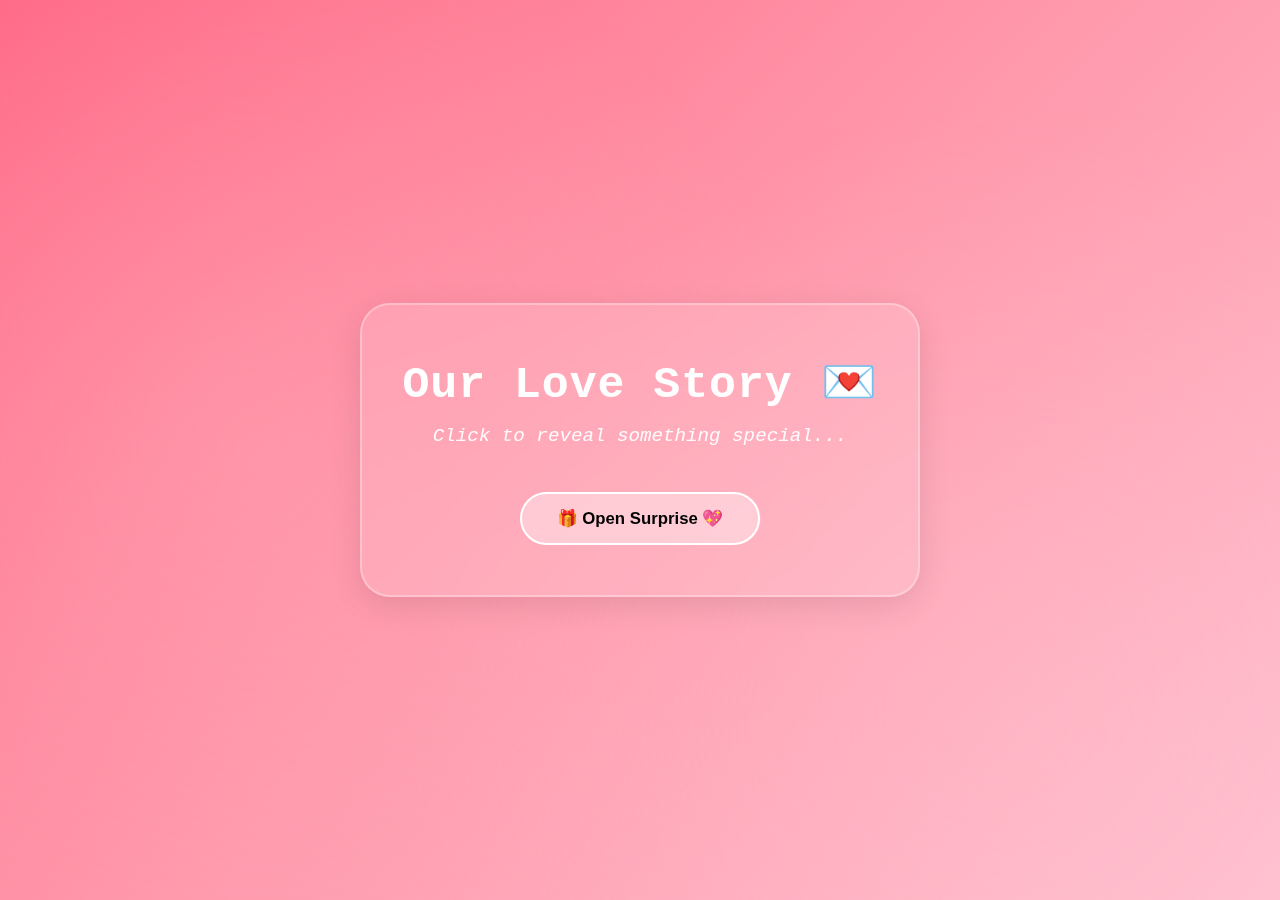
<file: index.html>
<!DOCTYPE html>
<html>

<head>
    <title>Our Love Story 💖</title>
    <link rel="stylesheet" href="style.css">
</head>

<body class="page1">
    <div class="background-animation"></div>
    
    <div class="container">
        <div class="content-box">
            <h1 class="glow">Our Love Story 💌</h1>
            <p class="subtitle">Click to reveal something special...</p>
            <button class="btn-primary" onclick="nextPage('journey.html')">🎁 Open Surprise 💖</button>
        </div>
    </div>

    <script src="script.js"></script>
</body>

</html>
</file>
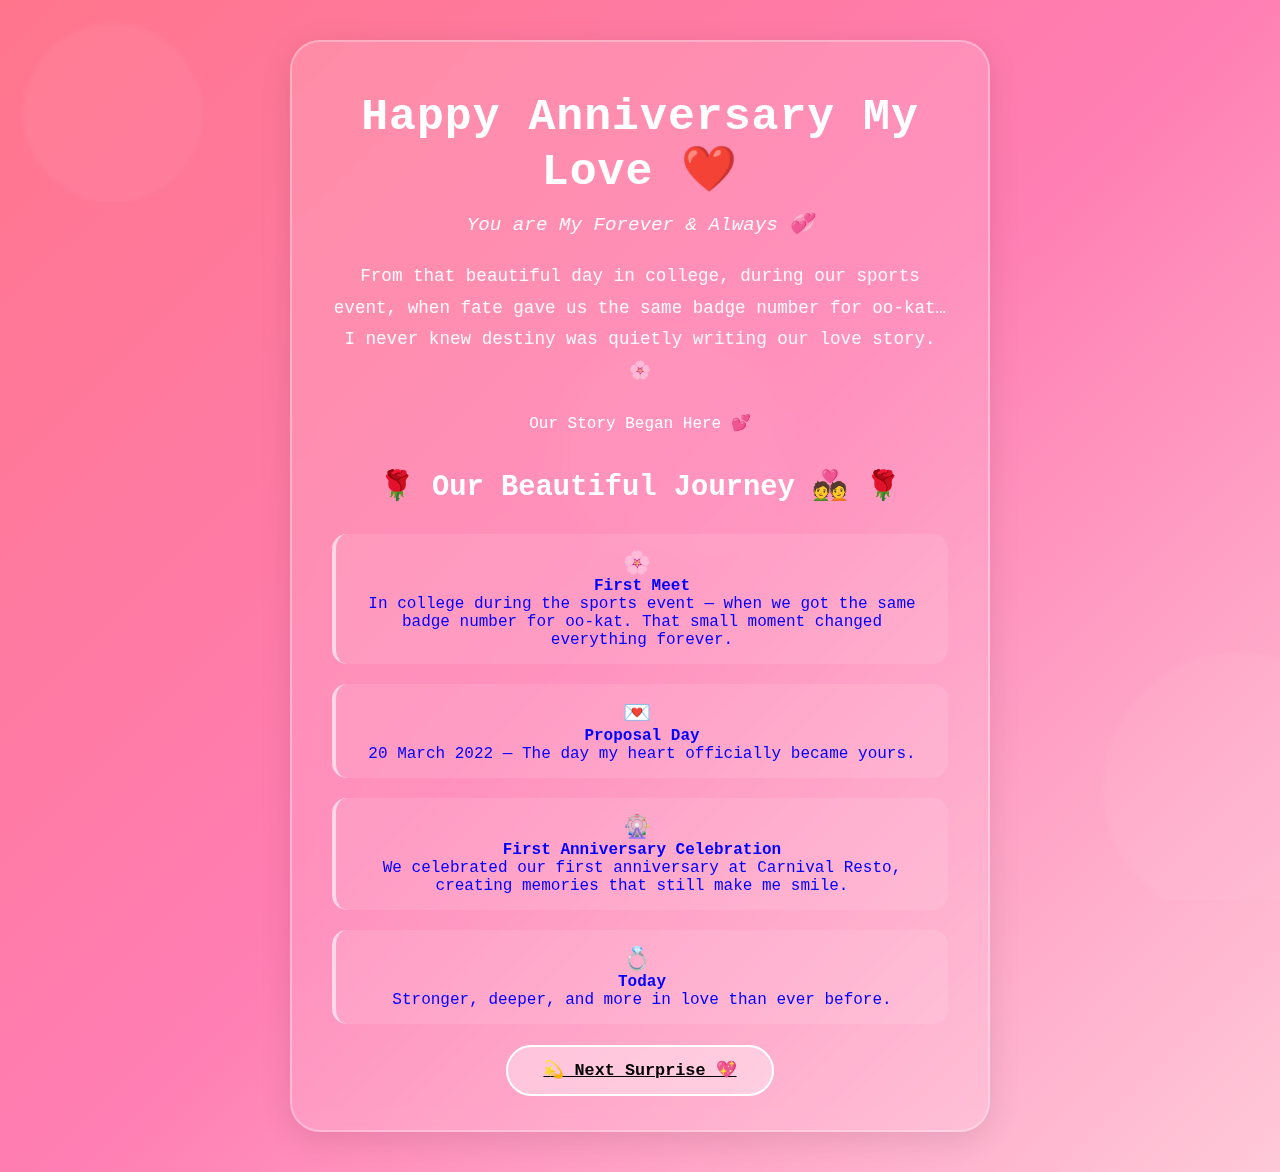
<file: journey.html>
<!DOCTYPE html>
<html>

<head>
      <title>Happy Anniversary ❤️</title>
      <link rel="stylesheet" href="style.css">
</head>

<body class="page2">

      <!-- Decorative Background -->
      <div class="background-decoration"></div>

      <div class="container">
            <div class="content-box">

                  <!-- Romantic Header -->
                  <h1 class="glow">Happy Anniversary My Love ❤️</h1>
                  <p class="subtitle">You are My Forever & Always 💞</p>

                  <p class="message">
                        From that beautiful day in college, during our sports event,
                        when fate gave us the same badge number for oo-kat…
                        I never knew destiny was quietly writing our love story. 🌸
                  </p>

                  <!-- Poster Section -->
                  <div class="journey-poster">
                        <!-- <img src="img1.jpeg" alt="Our Love Story"> -->
                        <div class="poster-text">Our Story Began Here 💕</div>
                  </div>

                  <!-- Journey Section -->
                  <h2 class="journey-title">🌹 Our Beautiful Journey 💑 🌹</h2>

                  <div class="timeline">

                        <div class="timeline-item">
                              <span class="timeline-icon">🌸</span>
                              <p style="color: blue;">
                                    <strong>First Meet</strong><br>
                                    In college during the sports event —
                                    when we got the same badge number for oo-kat.
                                    That small moment changed everything forever.
                              </p>
                        </div>

                        <div class="timeline-item">
                              <span class="timeline-icon">💌</span>
                              <p style="color: blue;">
                                    <strong>Proposal Day</strong><br>
                                    20 March 2022 — The day my heart officially became yours.
                              </p>
                        </div>

                        <div class="timeline-item">
                              <span class="timeline-icon">🎡</span>
                              <p style="color: blue;">
                                    <strong>First Anniversary Celebration</strong><br>
                                    We celebrated our first anniversary at Carnival Resto,
                                    creating memories that still make me smile.
                              </p>
                        </div>

                        <div class="timeline-item">
                              <span class="timeline-icon">💍</span>
                              <p style="color: blue;">
                                    <strong>Today</strong><br>
                                    Stronger, deeper, and more in love than ever before.
                              </p>
                        </div>

                  </div>

                  <!-- Next Button (SAFE LINK METHOD) -->
                  <a href="message.html" class="btn-primary">
                        💫 Next Surprise 💖
                  </a>

            </div>
      </div>

</body>

</html>
</file>
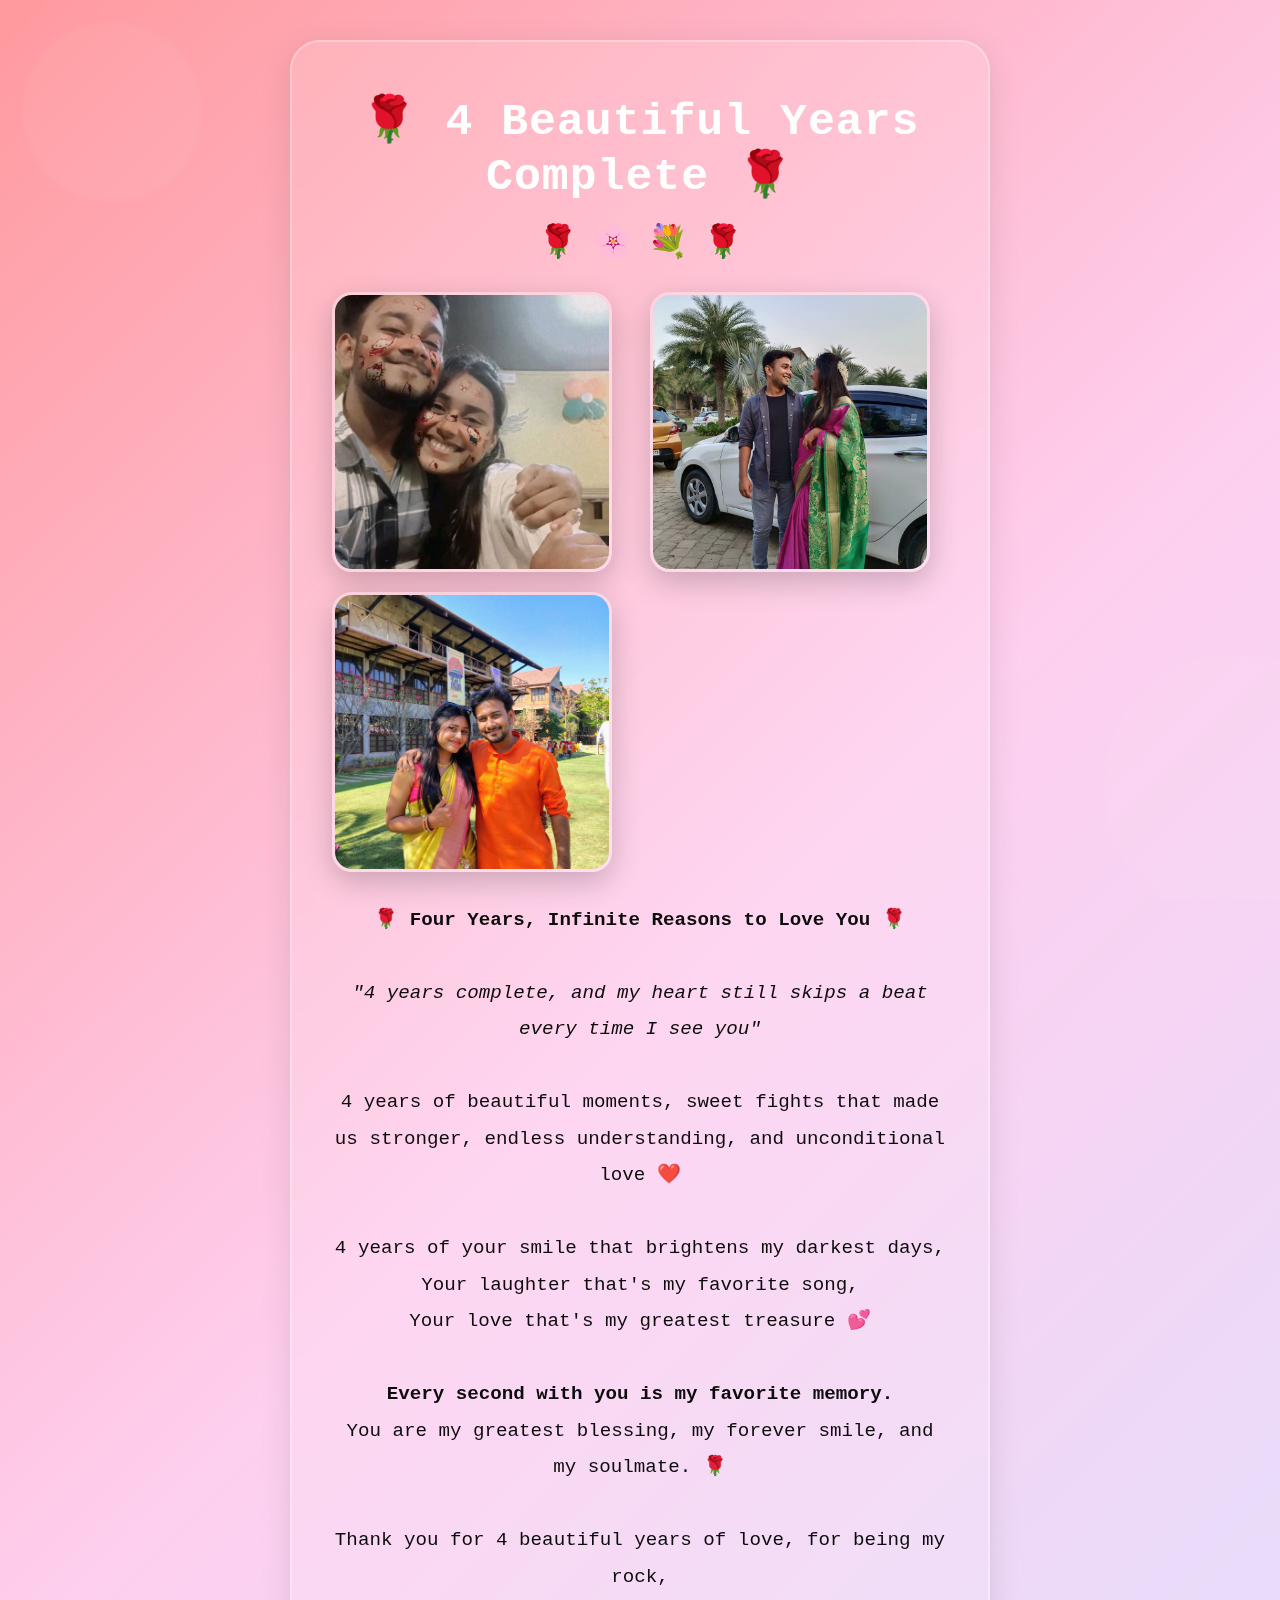
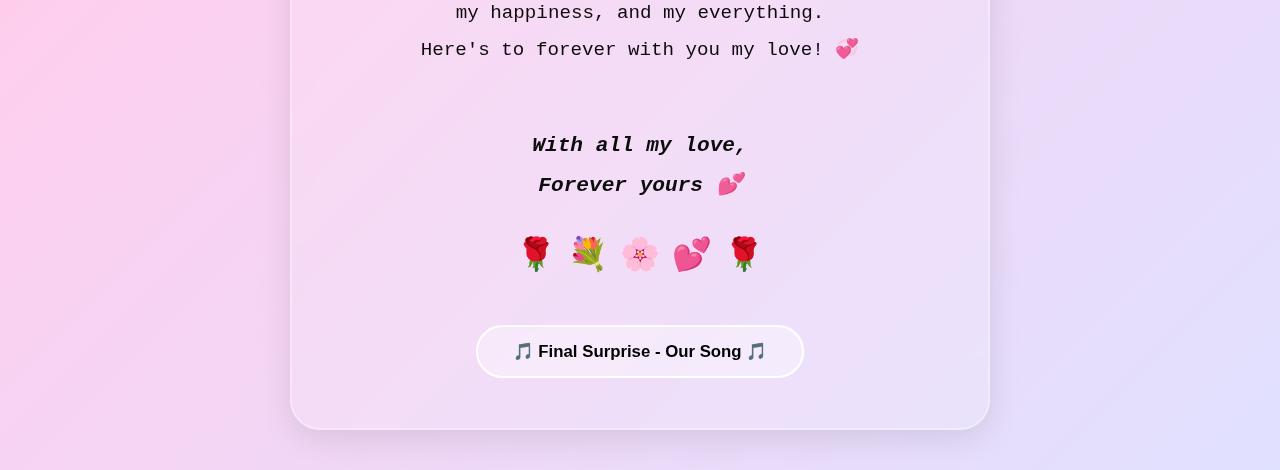
<file: memories.html>
<!DOCTYPE html>
<html>

<head>
      <title>Our Memories 📸</title>
      <link rel="stylesheet" href="style.css">
</head>

<body class="page3">
      <div class="background-decoration"></div>
      
      <div class="container">
            <div class="content-box">
                  <h1 class="glow">🌹 4 Beautiful Years Complete 🌹</h1>
                  
                  <div class="flower-decoration">
                        <span class="flower">🌹</span>
                        <span class="flower">🌸</span>
                        <span class="flower">💐</span>
                        <span class="flower">🌹</span>
                  </div>

                  <div class="gallery">
                        <img src="img1.jpeg" alt="Memory 1">
                        <img src="img2.jpeg" alt="Memory 2">
                        <img src="img3.jpeg" alt="Memory 3">
                  </div>

                  <p class="message-large">
                        <strong>🌹 Four Years, Infinite Reasons to Love You 🌹</strong><br><br>
                        <em>"4 years complete, and my heart still skips a beat every time I see you"</em><br><br>
                        4 years of beautiful moments, sweet fights that made us stronger,
                        endless understanding, and unconditional love ❤️<br><br>
                        4 years of your smile that brightens my darkest days,<br>
                        Your laughter that's my favorite song,<br>
                        Your love that's my greatest treasure 💕<br><br>
                        <strong>Every second with you is my favorite memory.</strong><br>
                        You are my greatest blessing, my forever smile, and my soulmate. 🌹<br><br>
                        Thank you for 4 beautiful years of love, for being my rock,<br>
                        my happiness, and my everything.<br>
                        Here's to forever with you my love! 💞<br><br>
                        <span class="romantic-text">With all my love,<br>Forever yours 💕</span>
                  </p>

                  <div class="flower-decoration-bottom">
                        <span class="flower">🌹</span>
                        <span class="flower">💐</span>
                        <span class="flower">🌸</span>
                        <span class="flower">💕</span>
                        <span class="flower">🌹</span>
                  </div>

                  <button class="btn-primary" onclick="nextPage('music.html')">🎵 Final Surprise - Our Song 🎵</button>
            </div>
      </div>

      <script src="script.js"></script>
</body>

</html>
</file>
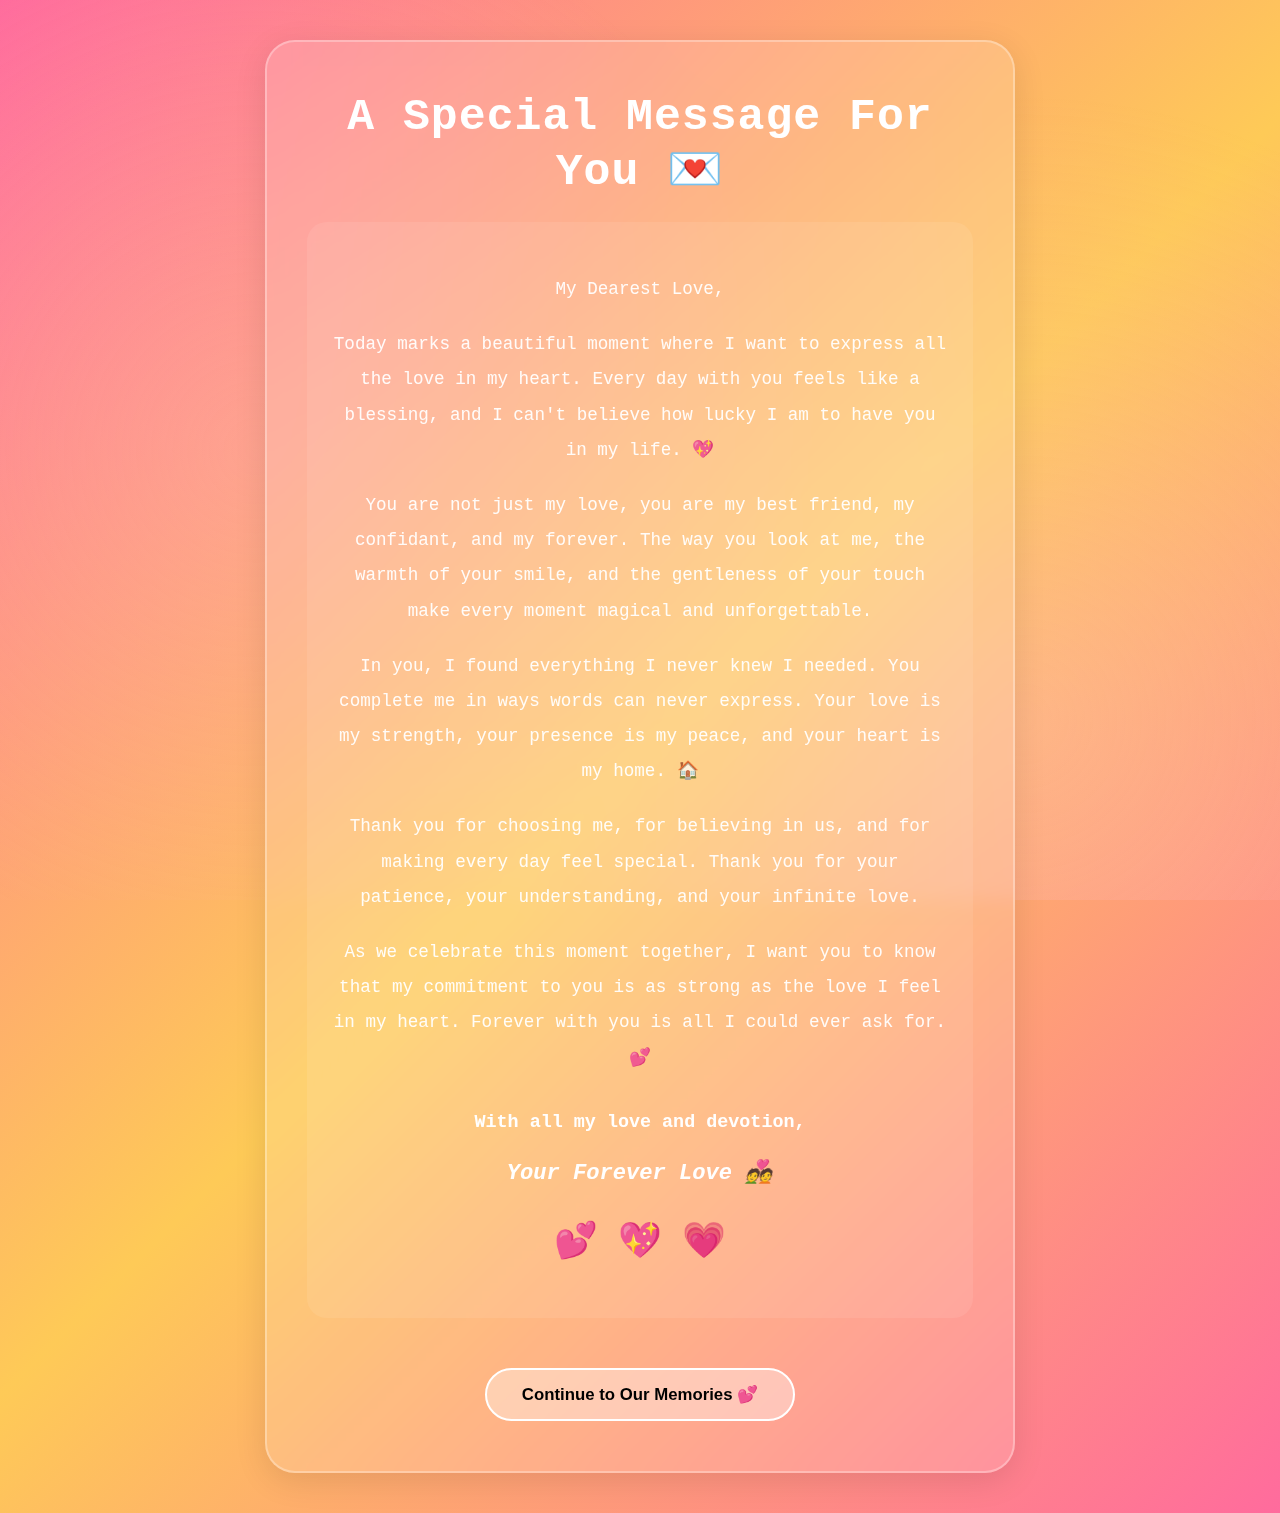
<file: message.html>
<!DOCTYPE html>
<html>

<head>
      <title>A Message For You 💌</title>
      <link rel="stylesheet" href="style.css">
</head>

<body class="page-message">
      <div class="background-animation"></div>
      
      <div class="container">
            <div class="content-box message-box">
                  <h1 class="glow">A Special Message For You 💌</h1>
                  
                  <div class="message-container">
                        <p class="message-text">
                              My Dearest Love,
                        </p>
                        
                        <p class="message-text">
                              Today marks a beautiful moment where I want to express all the love in my heart.
                              Every day with you feels like a blessing, and I can't believe how lucky I am to have you in my life. 💖
                        </p>
                        
                        <p class="message-text">
                              You are not just my love, you are my best friend, my confidant, and my forever.
                              The way you look at me, the warmth of your smile, and the gentleness of your touch
                              make every moment magical and unforgettable.
                        </p>
                        
                        <p class="message-text">
                              In you, I found everything I never knew I needed.
                              You complete me in ways words can never express.
                              Your love is my strength, your presence is my peace, and your heart is my home. 🏠
                        </p>
                        
                        <p class="message-text">
                              Thank you for choosing me, for believing in us, and for making every day feel special.
                              Thank you for your patience, your understanding, and your infinite love.
                        </p>
                        
                        <p class="message-text">
                              As we celebrate this moment together, I want you to know that my commitment to you
                              is as strong as the love I feel in my heart.
                              Forever with you is all I could ever ask for. 💕
                        </p>
                        
                        <p class="message-closing">
                              With all my love and devotion,<br>
                              <span class="signature">Your Forever Love 💑</span>
                        </p>
                        
                        <div class="heart-decoration">
                              <span class="heart">💕</span>
                              <span class="heart">💖</span>
                              <span class="heart">💗</span>
                        </div>
                  </div>

                  <button class="btn-primary" onclick="nextPage('memories.html')">Continue to Our Memories 💕</button>
            </div>
      </div>

      <script src="script.js"></script>
</body>

</html>
</file>
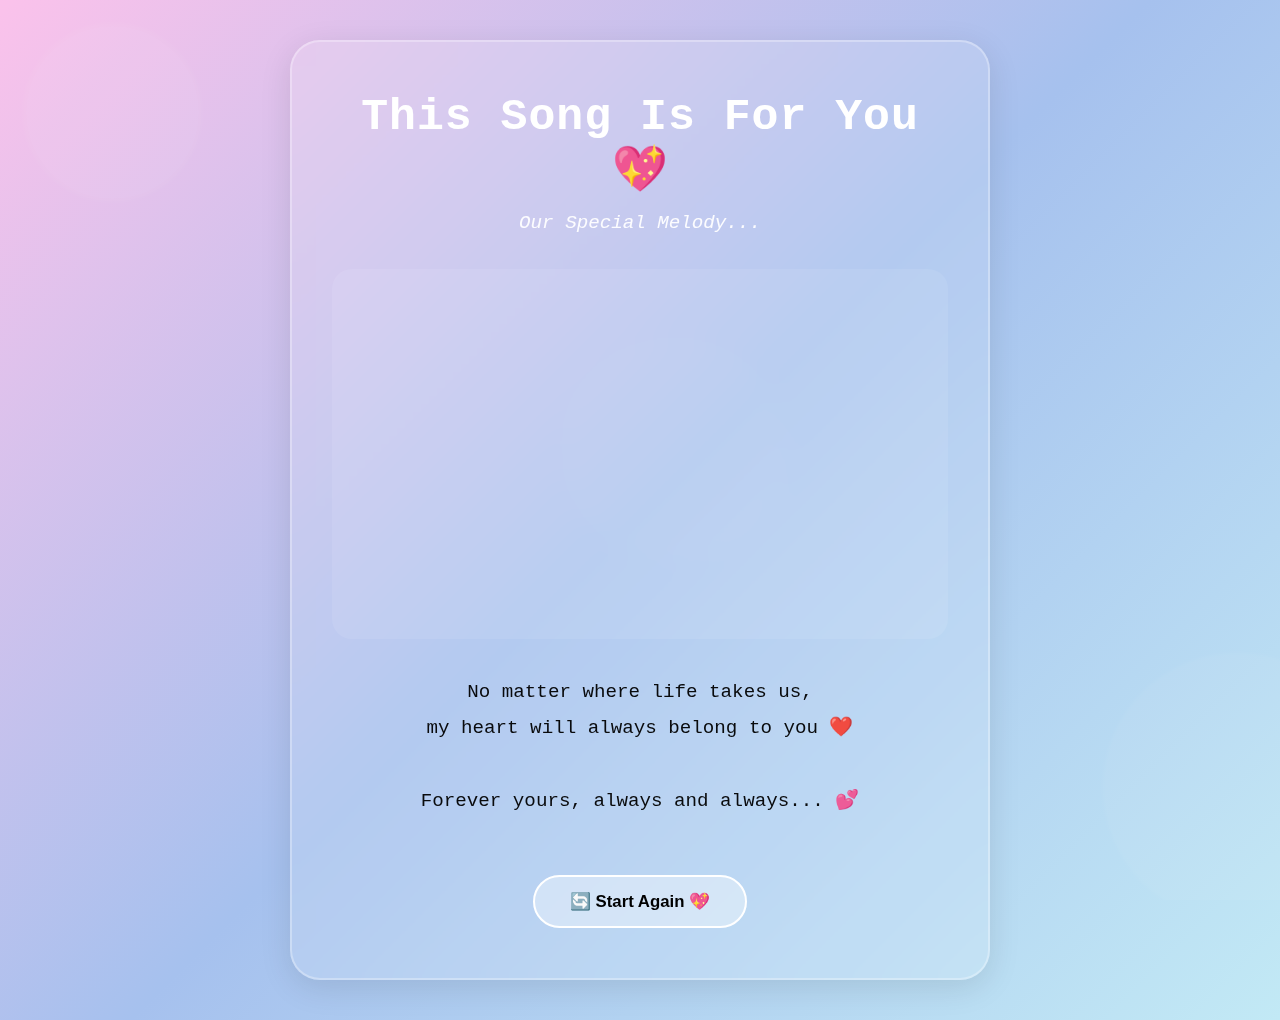
<file: music.html>
<!DOCTYPE html>
<html>

<head>
      <title>Our Song 🎶</title>
      <link rel="stylesheet" href="style.css">
</head>

<body class="page4">
      <div class="background-decoration"></div>
      
      <div class="container">
            <div class="content-box">
                  <h1 class="glow">This Song Is For You 💖</h1>
                  <p class="subtitle">Our Special Melody...</p>

                  <div class="media-container">
                        <iframe width="560" height="315" src="https://www.youtube.com/embed/u2NAuswnTKs?autoplay=1&modestbranding=1&showinfo=0&rel=0" 
              title="YouTube video player" frameborder="0" allow="accelerometer; autoplay; clipboard-write; encrypted-media; gyroscope; picture-in-picture" 
              allowfullscreen style="border-radius: 15px; width: 100%; max-width: 560px; height: 315px;"></iframe>
                  </div>

                  <p class="message-large">
                        No matter where life takes us,<br>
                        my heart will always belong to you ❤️<br><br>
                        Forever yours, always and always... 💕
                  </p>
                  
                  <button class="btn-primary" onclick="nextPage('index.html')">🔄 Start Again 💖</button>
            </div>
      </div>

</body>

</html>
</file>
<file: style.css>
* {
  margin: 0;
  padding: 0;
  box-sizing: border-box;
}

body {
  font-family: "Segoe UI", "Courier New", monospace;
  text-align: center;
  color: white;
  overflow-x: hidden;
  min-height: 100vh;
  position: relative;
}

.page1 {
  background: linear-gradient(135deg, #ff6a88 0%, #ff99ac 50%, #ffc2d1 100%);
}

.page2 {
  background: linear-gradient(135deg, #ff758c 0%, #ff7eb3 50%, #ffc9d9 100%);
}

.page3 {
  background: linear-gradient(135deg, #ff9a9e 0%, #fecfef 50%, #e0e1ff 100%);
}

.page4 {
  background: linear-gradient(135deg, #fbc2eb 0%, #a6c1ee 50%, #c2e9f5 100%);
}

.page-message {
  background: linear-gradient(135deg, #ff6b9d 0%, #feca57 50%, #ff6b9d 100%);
}

.background-decoration {
  position: fixed;
  top: 0;
  left: 0;
  width: 100%;
  height: 100%;
  background-image: url('data:image/svg+xml,<svg xmlns="http://www.w3.org/2000/svg" viewBox="0 0 1200 800"><defs><filter id="blur"><feGaussianBlur in="SourceGraphic" stdDeviation="2" /></filter></defs><circle cx="100" cy="100" r="80" fill="rgba(255,255,255,0.05)" filter="url(%23blur)"/><circle cx="1100" cy="700" r="120" fill="rgba(255,255,255,0.05)" filter="url(%23blur)"/><circle cx="600" cy="400" r="100" fill="rgba(255,255,255,0.03)" filter="url(%23blur)"/></svg>');
  background-repeat: no-repeat;
  background-size: cover;
  z-index: 1;
  pointer-events: none;
}

.background-animation {
  position: fixed;
  top: 0;
  left: 0;
  width: 100%;
  height: 100%;
  background: radial-gradient(
      circle at 20% 50%,
      rgba(255, 182, 193, 0.3),
      transparent 50%
    ),
    radial-gradient(
      circle at 80% 80%,
      rgba(255, 192, 203, 0.3),
      transparent 50%
    );
  z-index: 0;
  pointer-events: none;
  animation: float 8s ease-in-out infinite;
}

@keyframes float {
  0%,
  100% {
    transform: translateY(0px);
  }
  50% {
    transform: translateY(20px);
  }
}

.container {
  padding: 40px 20px;
  min-height: 100vh;
  display: flex;
  align-items: center;
  justify-content: center;
  position: relative;
  z-index: 2;
}

.content-box {
  background: rgba(255, 255, 255, 0.15);
  backdrop-filter: blur(10px);
  padding: 50px 40px;
  border-radius: 30px;
  border: 2px solid rgba(255, 255, 255, 0.3);
  max-width: 700px;
  box-shadow: 0 8px 32px rgba(0, 0, 0, 0.1);
  animation: slideUp 0.8s ease-out;
}

@keyframes slideUp {
  from {
    opacity: 0;
    transform: translateY(30px);
  }
  to {
    opacity: 1;
    transform: translateY(0);
  }
}

.glow {
  font-size: 2.8em;
  font-weight: bold;
  margin-bottom: 15px;
  animation: glow 2s infinite alternate;
  letter-spacing: 1px;
}

@keyframes glow {
  from {
    text-shadow: 0 0 10px rgba(255, 255, 255, 0.8),
      0 0 20px rgba(255, 182, 193, 0.6);
  }
  to {
    text-shadow: 0 0 30px rgba(255, 182, 193, 0.9),
      0 0 40px rgba(255, 105, 180, 0.7);
  }
}

.subtitle {
  font-size: 1.2em;
  opacity: 0.95;
  margin-bottom: 20px;
  font-style: italic;
}

.message {
  font-size: 1.1em;
  margin: 25px 0;
  line-height: 1.8;
  opacity: 0.95;
}

.message-large {
  font-size: 1.2em;
  margin: 30px 0;
  line-height: 1.9;
  opacity: 0.95;
  color: black;
}

.journey-title {
  font-size: 1.8em;
  margin: 35px 0 25px 0;
  font-weight: bold;
}

.timeline {
  display: grid;
  gap: 20px;
  margin: 30px 0 35px 0;
}

.timeline-item {
  background: rgba(255, 255, 255, 0.1);
  padding: 15px 20px;
  border-radius: 15px;
  border-left: 4px solid rgba(255, 255, 255, 0.6);
  transition: all 0.3s ease;
}

.timeline-item:hover {
  background: rgba(255, 255, 255, 0.2);
  transform: translateX(10px);
  border-left-color: #ff69b4;
}

.timeline-icon {
  font-size: 1.4em;
  margin-right: 10px;
}

.timeline-item p strong {
  color: blue;
}

.btn-primary {
  padding: 14px 35px;
  border-radius: 30px;
  border: 2px solid white;
  background: rgba(255, 255, 255, 0.25);
  color: black;
  font-weight: bold;
  font-size: 1.05em;
  cursor: pointer;
  margin-top: 25px;
  transition: all 0.3s ease;
  backdrop-filter: blur(5px);
}

.btn-primary:hover {
  background: rgba(255, 255, 255, 0.45);
  transform: translateY(-2px);
  box-shadow: 0 10px 25px rgba(0, 0, 0, 0.2);
}

.btn-primary:active {
  transform: translateY(0);
}

.gallery {
  display: grid;
  grid-template-columns: repeat(auto-fit, minmax(220px, 1fr));
  gap: 20px;
  margin: 30px 0;
}

.gallery img {
  width: 100%;
  max-width: 280px;
  height: 280px;
  object-fit: cover;
  border-radius: 20px;
  box-shadow: 0 10px 30px rgba(0, 0, 0, 0.2);
  transition: all 0.3s ease;
  border: 3px solid rgba(255, 255, 255, 0.3);
}

.gallery img:hover {
  transform: scale(1.05) rotate(-2deg);
  box-shadow: 0 15px 40px rgba(0, 0, 0, 0.3);
}

.media-container {
  margin: 35px 0;
  padding: 25px;
  background: rgba(255, 255, 255, 0.08);
  border-radius: 20px;
}

audio,
video {
  max-width: 100%;
  border-radius: 15px;
  box-shadow: 0 10px 30px rgba(0, 0, 0, 0.2);
}

.flower-decoration {
  display: flex;
  justify-content: center;
  gap: 15px;
  margin: 20px 0 30px 0;
  animation: flowersFloat 3s ease-in-out infinite;
}

.flower-decoration-bottom {
  display: flex;
  justify-content: center;
  gap: 12px;
  margin: 30px 0 25px 0;
  animation: flowersFloat 3.5s ease-in-out infinite;
}

.flower {
  font-size: 2em;
  animation: sway 2.5s ease-in-out infinite;
  display: inline-block;
}

.flower:nth-child(1) {
  animation-delay: 0s;
}
.flower:nth-child(2) {
  animation-delay: 0.3s;
}
.flower:nth-child(3) {
  animation-delay: 0.6s;
}
.flower:nth-child(4) {
  animation-delay: 0.9s;
}
.flower:nth-child(5) {
  animation-delay: 1.2s;
}

@keyframes sway {
  0%,
  100% {
    transform: rotate(-2deg) translateY(0px);
  }
  50% {
    transform: rotate(2deg) translateY(-5px);
  }
}

@keyframes flowersFloat {
  0%,
  100% {
    transform: translateY(0px);
    opacity: 0.8;
  }
  50% {
    transform: translateY(-10px);
    opacity: 1;
  }
}

.romantic-text {
  font-size: 1.1em;
  font-style: italic;
  font-weight: bold;
  display: block;
  margin-top: 20px;
}

.message-box {
  max-width: 750px;
}

.message-container {
  text-align: left;
  background: rgba(255, 255, 255, 0.08);
  padding: 30px 25px;
  border-radius: 20px;
  margin: 25px 0;
}

.message-text {
  font-size: 1.1em;
  line-height: 2;
  margin: 20px 0;
  text-align: center;
  opacity: 0.95;
  animation: fadeInMsg 0.8s ease-out forwards;
}

.message-text:nth-child(1) {
  animation-delay: 0.1s;
}
.message-text:nth-child(2) {
  animation-delay: 0.2s;
}
.message-text:nth-child(3) {
  animation-delay: 0.3s;
}
.message-text:nth-child(4) {
  animation-delay: 0.4s;
}
.message-text:nth-child(5) {
  animation-delay: 0.5s;
}
.message-text:nth-child(6) {
  animation-delay: 0.6s;
}

@keyframes fadeInMsg {
  from {
    opacity: 0;
    transform: translateY(10px);
  }
  to {
    opacity: 0.95;
    transform: translateY(0);
  }
}

.message-closing {
  font-size: 1.15em;
  margin-top: 30px;
  line-height: 1.8;
  font-weight: bold;
  text-align: center;
}

.signature {
  font-size: 1.2em;
  font-style: italic;
  display: block;
  margin-top: 15px;
}

.heart-decoration {
  display: flex;
  justify-content: center;
  gap: 20px;
  margin: 25px 0;
  animation: heartBeat 1.5s ease-in-out infinite;
}

.heart {
  font-size: 2.2em;
  display: inline-block;
}

.heart:nth-child(1) {
  animation: heartBeatDelay1 1.5s ease-in-out infinite;
}
.heart:nth-child(2) {
  animation: heartBeatDelay2 1.5s ease-in-out infinite;
}
.heart:nth-child(3) {
  animation: heartBeatDelay3 1.5s ease-in-out infinite;
}

@keyframes heartBeat {
  0%,
  100% {
    transform: scale(1);
  }
  50% {
    transform: scale(1.2);
  }
}

@keyframes heartBeatDelay1 {
  0%,
  100% {
    transform: scale(1);
  }
  50% {
    transform: scale(1.15);
  }
}

@keyframes heartBeatDelay2 {
  0%,
  100% {
    transform: scale(1);
  }
  50% {
    transform: scale(1.25);
  }
}

@keyframes heartBeatDelay3 {
  0%,
  100% {
    transform: scale(1);
  }
  50% {
    transform: scale(1.15);
  }
}

@media (max-width: 768px) {
  .content-box {
    padding: 35px 25px;
  }

  .glow {
    font-size: 2em;
  }

  .gallery {
    grid-template-columns: 1fr;
  }

  .gallery img {
    max-width: 100%;
    height: 250px;
  }

  .flower {
    font-size: 1.5em;
  }
}
</file>
